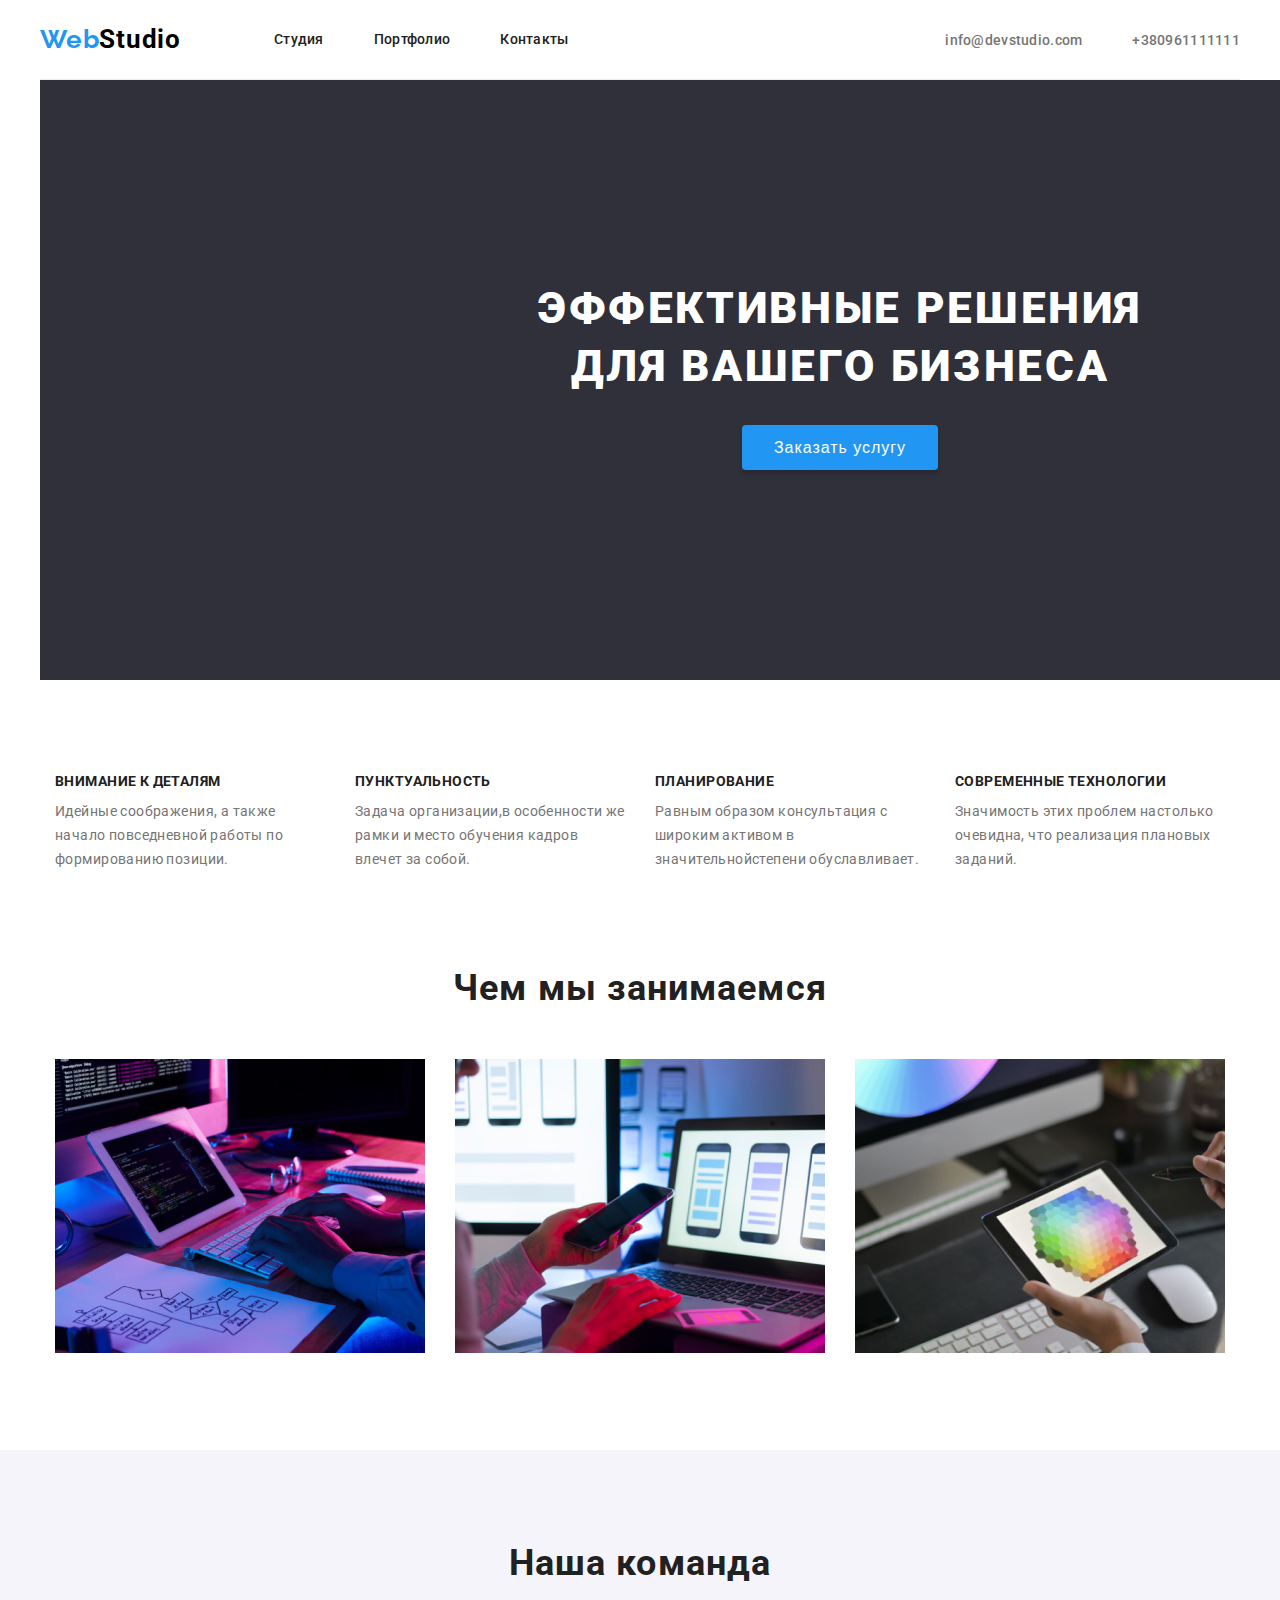
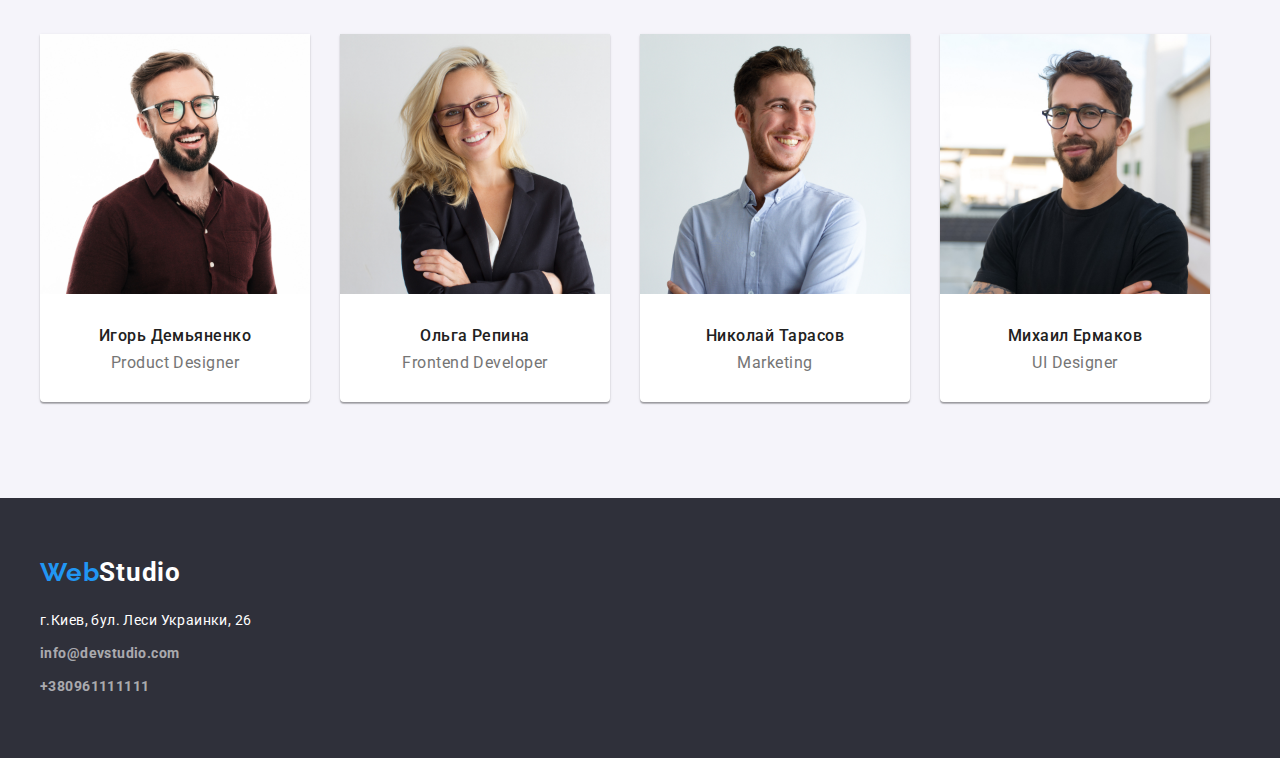
<file: index.html>
<!DOCTYPE html>
<html lang="en">
<head>
    <meta charset="UTF-8">
    <meta http-equiv="X-UA-Compatible" content="IE=edge">
    <meta name="viewport" content="width=device-width, initial-scale=1.0">
    <title>Document</title>
    <link 
        href="https://fonts.googleapis.com/css2?family=Raleway:wght@700&family=Roboto:wght@400;500;700;900&display=swap" 
        rel="stylesheet"
    />
    <link 
        rel="stylesheet" 
        href="https://cdnjs.cloudflare.com/ajax/libs/modern-normalize/1.1.0/modern-normalize.min.css" integrity="sha512-wpPYUAdjBVSE4KJnH1VR1HeZfpl1ub8YT/NKx4PuQ5NmX2tKuGu6U/JRp5y+Y8XG2tV+wKQpNHVUX03MfMFn9Q==" crossorigin="anonymous" referrerpolicy="no-referrer" 
    />
    <link rel="stylesheet" href="./css/styles.css">

</head>

<body>
    <!--Хедер-->
<header class="header"> 
    <div class="container">
    <div class="navbar">
        <a href="/"> <span class="logo active-page">Web</span><span class="logo-page">Studio</span></a>
        <ul class="nav-links">
            <li class="nav-item"><a href="#" class="nav-link">Студия</a></li>
            <li class="nav-item"><a href="./portfolio.html" class="nav-link">Портфолио</a></li>
            <li class="nav-item"><a href="#" class="nav-link">Контакты</a></li>
        </ul>
        <ul class="connect-nav">
            <li class="nav-item"><a href="mailto:info@devstudio.com" class="link-box-mail" >info@devstudio.com</a></li>
            <li class="nav-item"><a href="tel:+380961111111" class="link-box-header" >+380961111111</a></li>
        </ul>
    </div>
    </div>
</header>

<!---Мейн-->
<main>
        <div class="container">
        <section class="hero-index">
            <h1 class="hero-title">Эффективные решения <br> для вашего бизнеса</h1>   
            <button type="button" class="hero-button">Заказать услугу</button>
        </section>
        </div>
       

        <section class="main-section">
            <div class="container">
            <h2 hidden>Наши преимущества</h2>
        <ul class="services-list">
            <li class="services-item">
                <h3 class="service-title">Внимание к деталям</h3>
                <p class="services-signature">Идейные соображения, а также начало повседневной работы по формированию позиции.</p>
            </li>
            <li class="services-item">
                <h3 class="service-title">Пунктуальность</h3>
                <p class="services-signature">Задача организации,в особенности же рамки и место обучения кадров влечет за собой.</p>
            </li>
            <li class="services-item">
                <h3 class="service-title">Планирование</h3>
                <p class="services-signature">Равным образом консультация с широким активом в значительнойстепени обуславливает.</p>
            </li>
            <li class="services-item">
                <h3 class="service-title">Современные технологии</h3>
                <p class="services-signature">Значимость этих проблем настолько очевидна, что реализация плановых  заданий.</p>
            </li>
        </ul>
        </div> 
        </section>


    <section class="hero-section">
        <div class="container">
        <h2 class="title">Чем мы занимаемся</h2>
        <ul class="services-list">
            <li class="services-image">
                <img src="./images/box-1.jpg" alt="создание страниц" width="370" height="294"/>
            </li>

             <li class="services-image">   
                <img src="./images/box-2.jpg" alt="адаптация под все платформы" width="370" height="294"/>
             </li>

            <li class="services-image">
                <img src="./images/box-3.jpg" alt="стилизация" width="370" height="294"/>
            </li>  
         </ul>
        </div> 
    </section>

    <section class="section-team">
        <div class="container">
        <h2 class="team-title">Наша команда</h2>
        <ul class="team-list">
            <li class="team-image">
                <img class="team-profile" src="./images/tm-1.jpg" 
                alt="Сотрудник"
                width="270"
                height="260"
               />
                <h3 class="team-subtitle">Игорь Демьяненко</h3>
                <p class="team-signature">Product Designer</p>
            </li>
              <li class="team-image">
                <img class="team-profile" src="./images/tm-2.jpg" 
                alt="Cотрудник"
                width="270"
                height="260"
                />
                <h3 class="team-subtitle">Ольга Репина</h3>
                <p class="team-signature">Frontend Developer</p>
            </li>
              <li class="team-image">
                <img class="team-profile" src="./images/tm-3.jpg" 
                alt="Сотрудник"
                width="270"
                height="260"
                />
                <h3 class="team-subtitle">Николай Тарасов</h3>
                <p class="team-signature">Marketing</p>
            </li>
              <li class="team-image">
                <img class="team-profile" src="./images/tm-4.jpg" 
                alt="Сотрудник"
                width="270"
                height="260"
                />
                <h3 class="team-subtitle">Михаил Ермаков</h3>
                <p class="team-signature">UI Designer</p>
            </li>
        </ul>
    </div>
    </section>
</main>

<!--Футер-->
<footer class="section-footer">
    <div class="container">
    <div class="logo-footer">
    <a class="footer-link" href="/"> 
        <span class="logo active-page">Web</span><span class="logo-footer">Studio</span></a>
    </div>
        <address class="adress-list">
            <ul class="adress-link">
                <li class="footer-link"> 
                    <a href="https://www.google.com/maps/place/%D0%B1%D1%83%D0%BB.+%D0%9B%D0%B5%D1%81%D0%B8+%D0%A3%D0%BA%D1%80%D0%B0%D0%B8%D0%BD%D0%BA%D0%B8,+26,+%D0%9A%D0%B8%D0%B5%D0%B2,+02000/data=!4m2!3m1!1s0x40d4cf0e033ecbe9:0x57a4dffefec77da0?sa=X&ved=2ahUKEwjD9ffA8qf0AhWWvYsKHVTTDPEQ8gF6BAgQEAE" class="adress-link">
                        г.Киев, бул. Леси Украинки, 26
                    </a>
                <li class="footer-link">
                    <a href="mailto:info@devstudio.com" class="footer-info">info@devstudio.com</a>
                </li>
                 <li class="footer-link">
                    <a href="tel:+380961111111" class="footer-info">+380961111111</a>
                </li>
            </ul>
        </address>
    </div> 
</footer>



</body>
</html>
</file>
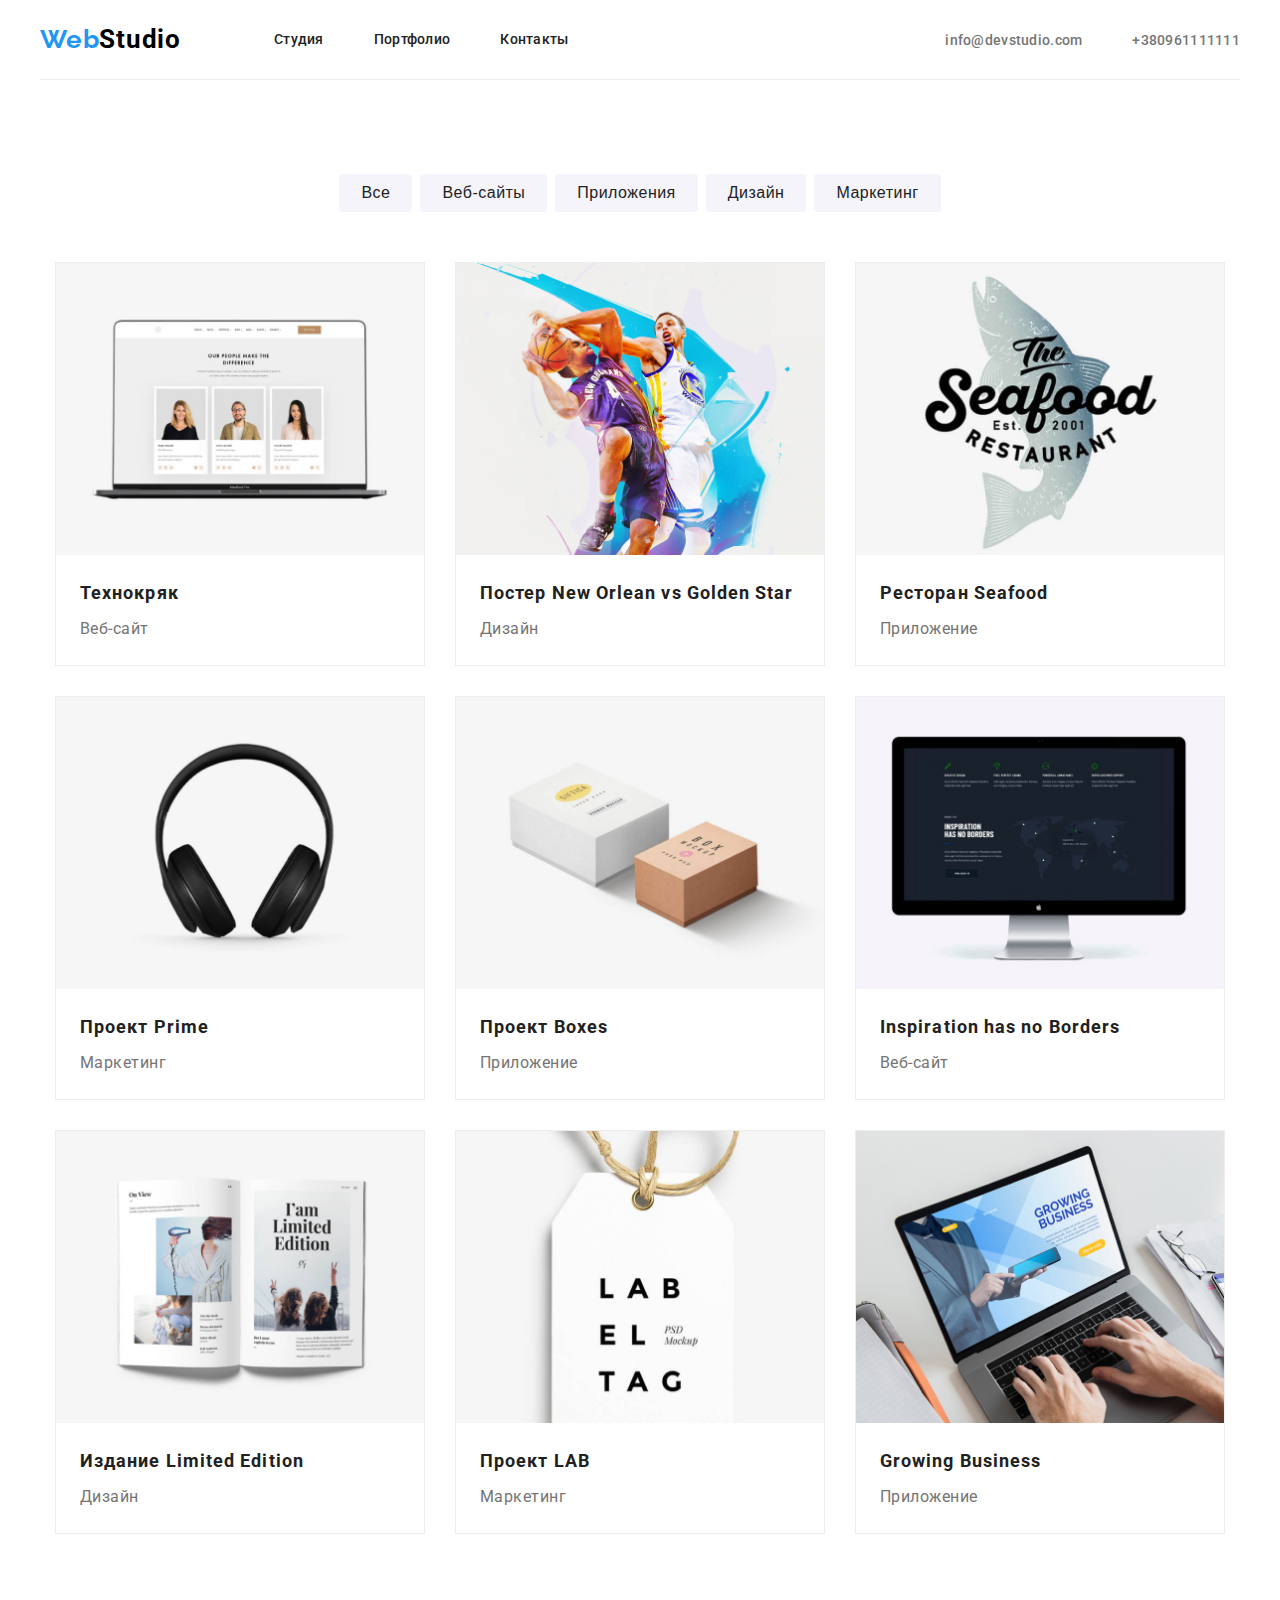
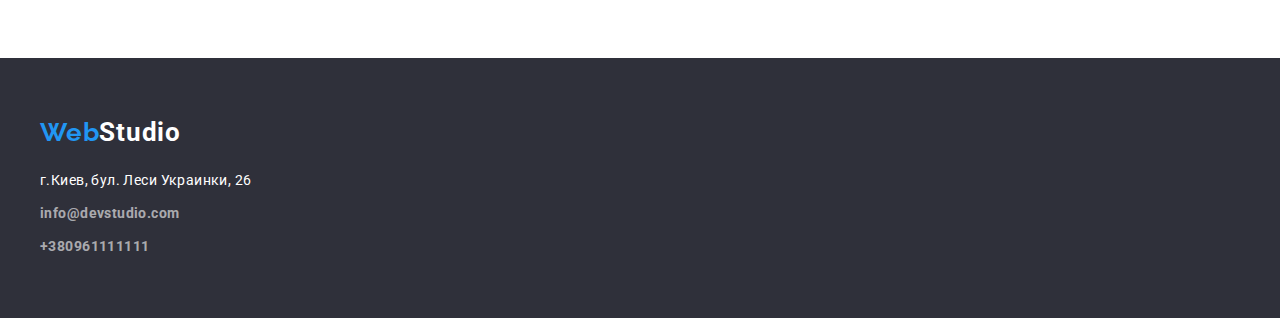
<file: portfolio.html>
<!DOCTYPE html>
<html lang="en">
<head>
    <meta charset="UTF-8">
    <meta http-equiv="X-UA-Compatible" content="IE=edge">
    <meta name="viewport" content="width=device-width, initial-scale=1.0">
    <title>Document</title>
    <link 
        href="https://fonts.googleapis.com/css2?family=Raleway:wght@700&family=Roboto:wght@400;500;700;900&display=swap" 
        rel="stylesheet"
    />
    <link 
        rel="stylesheet" 
        href="https://cdnjs.cloudflare.com/ajax/libs/modern-normalize/1.1.0/modern-normalize.min.css" integrity="sha512-wpPYUAdjBVSE4KJnH1VR1HeZfpl1ub8YT/NKx4PuQ5NmX2tKuGu6U/JRp5y+Y8XG2tV+wKQpNHVUX03MfMFn9Q==" crossorigin="anonymous" referrerpolicy="no-referrer" 
    />
    <link rel="stylesheet" href="./css/styles.css">
</head>
<body>
     <!--Хедер-->
<header class="header"> 
    <div class="container">
    <div class="navbar-portfolio">
    <nav class="nav-box"></nav>
        <a href="/"> <span class="logo active-page">Web</span><span class="logo-page">Studio</span></a>
        <ul class="nav-links">
            <li class="nav-item"><a href="./index.html" class="nav-link">Студия</a></li>
            <li class="nav-item"><a href="./portfolio.html" class="nav-link">Портфолио</a></li>
            <li class="nav-item"><a href="#" class="nav-link">Контакты</a></li>
        </ul>
        <ul class="connect-nav">
            <li class="nav-item"><a href="mailto:info@devstudio.com" class="link-box-mail" >info@devstudio.com</a></li>
            <li class="nav-item"><a href="tel:+380961111111" class="link-box-header" >+380961111111</a></li>
        </ul>
    </div>
    </div>
</header>
<!--Мейн-->
<main class="hero">
    <div class="container">
    <section class="section-filter">
        <h2 hidden>Фильтр </h2>
        <ul class="filter-buttons">
            <li class="filter-list"><button type="button" class="filter-button">Все</button></li>
            <li class="filter-list"><button type="button" class="filter-button">Веб-сайты</button></li>
            <li class="filter-list"><button type="button" class="filter-button">Приложения</button></li>
            <li class="filter-list"><button type="button" class="filter-button">Дизайн</button></li>
            <li class="filter-list"><button type="button" class="filter-button">Маркетинг</button></li>
        </ul>
    </section>

    <section class="section">
        <h2 hidden>Перечень услуг</h2>
        <ul class="services-list">
            <li class="services-preview">
                <a href="#" class="link">
                <img src="./images/techno-crk.jpg" 
                alt="Веб-сайты"
                width="370"
                height="294"
                class="image-work"
                />
                <h3 class="services-title">Технокряк</h3>
                <p class="signature" >Веб-сайт</p>
                </a> 
            </li>
            <li class="services-preview">
                <a href="#" class="link">
                <img src="./images/design.jpg" 
                alt="Два баксетболиста в воздухе"
                width="370"
                height="294"
                class="image-work"
                />
                <h3 class="services-title">Постер New Orlean vs Golden Star</h3>
                <p class="signature">Дизайн</p>
                </a>    
            </li>
            
            <li class="services-preview">
                <a href="#" class="link">
                <img src="./images/application-seafood.jpg" 
                alt="Ресторан морской кухни"
                width="370"
                height="294"
                class="image-work"
                />
                <h3 class="services-title">Ресторан Seafood</h3>
                <p class="signature">Приложение</p>
                </a>
            </li>
            <li class="services-preview">
                <a href="#" class="link">
                <img src="./images/makreting-prime.jpg" 
                alt="Черные наушники"
                width="370"
                height="294"
                class="image-work"
                />
                <h3 class="services-title">Проект Prime</h3>
                <p class="signature">Маркетинг</p>
                </a>
            </li>
            <li class="services-preview">
                <a href="#" class="link">
                <img src="./images/application-box.jpg" 
                alt="Коробки"
                width="370"
                height="294"
                class="image-work"
                />
                <h3 class="services-title">Проект Boxes</h3>
                <p class="signature">Приложение</p>
                </a>
            </li>
            <li class="services-preview">
                 <a href="#" class="link">
                <img src="./images/web.jpg" 
                alt="Монитор компютера с открытым сайтом"
                width="370"
                height="294"
                class="image-work"
                />
                <h3 class="services-title">Inspiration has no Borders</h3>
                <p class="signature">Веб-сайт</p>
                </a>
            </li>
            <li class="services-preview">
                <a href="#" class="link">
                <img src="./images/design-magazine.jpg" 
                alt="Открытый журнал"
                width="370"
                height="294"
                class="image-work"
                />
                <h3 class="services-title">Издание Limited Edition</h3>
                <p class="signature">Дизайн</p>
                </a>
            </li>
            <li class="services-preview">
                <a href="#" class="link">
                <img src="./images/marketing-lab.jpg" 
                alt="Бирка с лого"
                width="370"
                height="294"
                class="image-work"
                />
                <h3 class="services-title">Проект LAB</h3>
                <p class="signature">Маркетинг</p>
                </a>
            </li>
            <li class="services-preview">
                <a href="#" class="link">
                <img src="./images/application-laptop.jpg" 
                alt="Страничка бизнес-сайта"
                width="370"
                height="294"
                class="image-work"
                />
                <h3 class="services-title">Growing Business</h3>
                <p class="signature">Приложение</p>
                </a>
            </li>
        </ul>
    </section>
    </div>
</main>
    
<!--Футер-->
<footer class="section-footer">
    <div class="container">
    <div class="logo-footer">
    <a class="footer-link" href="/"> 
        <span class="logo active-page">Web</span><span class="logo-footer">Studio</span></a>
    </div>
        <address class="adress-list">
            <ul class="adress-link">
                <li class="footer-link"> 
                    <a href="https://www.google.com/maps/place/%D0%B1%D1%83%D0%BB.+%D0%9B%D0%B5%D1%81%D0%B8+%D0%A3%D0%BA%D1%80%D0%B0%D0%B8%D0%BD%D0%BA%D0%B8,+26,+%D0%9A%D0%B8%D0%B5%D0%B2,+02000/data=!4m2!3m1!1s0x40d4cf0e033ecbe9:0x57a4dffefec77da0?sa=X&ved=2ahUKEwjD9ffA8qf0AhWWvYsKHVTTDPEQ8gF6BAgQEAE" class="adress-link">
                        г.Киев, бул. Леси Украинки, 26
                    </a>
                <li class="footer-link">
                    <a href="mailto:info@devstudio.com" class="footer-info">info@devstudio.com</a>
                </li>
                 <li class="footer-link">
                    <a href="tel:+380961111111" class="footer-info">+380961111111</a>
                </li>
            </ul>
        </address>
    </div> 
</footer>

</body>
</html>
</file>
<file: css/styles.css>
/*  #212121 - main text color */
/*  #757575 - secondary tex color*/
/*  Web-#2196F3, Studio- #000000*/
/*  #2196F3 - accent*/
/*  #E5E5E5 - bc color*/ 
/*  rgba(255, 255, 255, 0.6); - contacts*/
html{
    box-sizing: border-box;
}

*,
*::before,
*::after {
    box-sizing: inherit;
}

:root{
    --main-text-color: #212121;
    --secondary-text-color:  #757575;

    --accent-color: #2196F3;
    --background-color: #fff;

    --primary-font: 'Roboto' sans-serif;
    --secondary-font: 'Ralewey' sans-serif;
}

 body {
      font-size: 14px; 
      font-family: 'Roboto',sans-serif; 
      letter-spacing: 0.03em; 
      color: var(--secondary-text-color); 
      background-color: var(--background-color);
      margin: 0px;
    }

h1,h2,h3,h4,h5,h6,p,ul{
    margin: 0px;
    padding: 0px;
}

ul{
    list-style-type: none;
}

a{
    text-decoration: none;
}

address{
    font-style: normal;
}

.container{
    width: 1230px;
    margin-left: auto;
    margin-right: auto;
    padding-left: 15px;
    padding-right: 15px;
}   

/*.containe-porfolio{
    width: 1230px;
    margin-left: auto;
    margin-right: auto;
    padding-left: 15px;
    padding-right: 15px;

}
/* == header == */
.logo-page{
    color: #000;
    font-weight: 700;
    font-size: 26px;
    line-height: 1.1;
    letter-spacing: 0.03em;
}


.logo{
    color: #000;
    font-family: 'Raleway', sans-serif;
    font-weight: 700;
    font-size: 26px;
    line-height: 1.2;
    letter-spacing: 0.03em; 
}

.logo:hover,
.logo:focus{
    color: var(--accent-color);
}

.active-page:hover,
.active-page:focus{
    color: var(--accent-color);
}

.navbar{
    display: flex;
    align-items: center;
    border-bottom: 1px solid #ECECEC;
}

.active-page{
    color:var(--accent-color);
    font-family: Raleway;
    font-style: normal;
    font-weight: 700;
    font-size: 26px;
    line-height: 1.1;
    letter-spacing: 0.03em;
}

.logo-page:hover,
.logo-page:focus{
    color: var(--accent-color);
}


.navbar-portfolio{
     display: flex;
     align-items: center;
     border-bottom: 1px solid #ECECEC;
     margin-bottom: 94px;

}

.nav-link{
    display: block;
    padding-top: 32px;
    padding-bottom: 32px;
    color: var(--main-text-color);
    font-weight: 500;
    font-size: 14px;
    line-height: 1.1;
    letter-spacing: 0.02em; 
}

.nav-link:hover,
.nav-link:focus{
    color: var(--accent-color);
    padding-top: 32px;
    padding-bottom: 32px;
}

.nav-links{
    display: flex;
    margin-left: 93px;
}

.nav-item + .nav-item{
    margin-left: 50px;
}

.connect-nav{
display: flex;
margin-left: auto;
}



.link-box-header,
.link-box-mail{
    color: var(--secondary-text-color);
    font-weight: 500;
    font-size: 14px;
    line-height: 1.1;
    letter-spacing: 0.02em; 
}

.link-box-header:hover,
.link-box-header:focus{
    color: var(--accent-color);
}

.link-box-mail:hover,
.link-box-mail:focus{
    color: var(--accent-color);
}



/* ===main=== */
.section{
    margin-bottom: 94px;
    text-align: center;
}


.hero-index{
    text-align: center;
    background-color: #2f303a;
    padding: 200px 0 280px;
    margin-bottom: 94px;
    width: 1600px;
    height: 600px;
}


.hero-index >.hero-title{
    color: #ffffff;
    background-color: #2F303A;
    font-weight: 900;
    font-size: 44px;
    line-height: 1.3;
    letter-spacing: 0.06em;
    text-transform: uppercase;
    text-align:center;
}
.hero-title{
        color: #ffffff;
    background-color: #2F303A;
    font-weight: 900;
    font-size: 44px;
    line-height: 1.3;
    letter-spacing: 0.06em;
    text-transform: uppercase;
    text-align:center;

}


.hero-button{
    margin-left: auto;
    margin-right: auto;
    margin-top: 30px;
    color: #ffffff;
    background-color: var(--accent-color);
    font-weight: 500;
    font-size: 16px;
    line-height: 1.6;
    text-align: center;
    letter-spacing: 0.06em;
    cursor: pointer;
    box-shadow: 0px 4px 4px rgba(0, 0, 0, 0.15);
    border-radius: 4px;
    padding: 10px 32px;
    border: 0px;
}

.hero-button:hover,
.hero-button:focus{
    color: #ffffff;
    background-color: var(--accent-color);
}


.filter-button{
    color: var(--main-text-color);
    background-color: #F5F4FA;
    font-weight: 500;
    font-size: 16px;
    line-height: 1.6;
    text-align: center;
    letter-spacing: 0.03em; 
    cursor: pointer;
    border-radius: 4px;
    padding: 6px 22px;
    border: 0px;
}

.filter-button:hover,
.filter-button:focus{
    color: #ffffff;
    background-color: var(--accent-color);
}





.services-list{
    display: flex;
    flex-wrap: wrap;
    margin-bottom: 94px;
    justify-content: center;  
}


.services-item{
    display: list-item;
    width: 270px;
    height: 101px;
}

.services-preview{
    width: 370px;
    height: 404px;
    margin-right: 30px;
    margin-bottom: 30px;  
    background: #FFFFFF;
    border: 1px solid #EEEEEE;
    box-sizing: border-box;  
    text-align: left;   
}

.services-preview:nth-child(3n){
    margin-right: 0px;
}

.services-image+.services-image{
    margin-left: 30px;
}

.services-item+.services-item{
    margin-left: 30px;
    align-items: baseline;
    text-align: left;  
}

.services-signature{
    color: var(--secondary-text-color);
    font-weight: 400;
    font-size: 14px;
    line-height: 1.8;
    letter-spacing: 0.03em; 
    text-align:left;
    width: 270px;
    text-align: left;
    margin: 0;
    line-height: 1.71;
}



.section-filter{
    margin-bottom: 50px;

}

.filter-buttons{
    display: flex;
    justify-content: center;
    
}

.filter-list+.filter-list{
    margin-left: 8px;
    background: #F5F4FA;
    border-radius: 4px;
}


.link{
    color: var(--main-text-color    );
    font-weight: 700;
    font-size: 18px;
    line-height: 2;
    letter-spacing: 0.06em;
    width: 370px;
    height: 294px;
    
}

.image-work{
    display: block;
    max-width: 100%;
    height: auto;
}

.signature{
    color: var(--secondary-text-color);
    font-weight: 400;
    font-size: 16px;
    line-height: 1.8;
    letter-spacing: 0.03em; 
    text-align: left;
    width: 322px;
    height: 30px;
    margin: 4px 24px 20px 24px;
}


.service-title{
    color: var(--main-text-color);
    font-style: normal;
    font-weight: 700;
    font-size: 14px;
    line-height: 1.1;
    letter-spacing: 0.03em;
    text-transform: uppercase;
    margin-bottom: 10px;
    text-align: left;

}

.services-title
{
    color:var(--main-text-color);
    font-weight: 700;
    font-size: 18px;
    line-height: 2;
    letter-spacing: 0.06em;
    width: 322px;
    height: 36px;
    margin: 20px 24px 4px 24px;
}

.title{
    color: var(--main-text-color);
    font-weight: 700;
    font-size: 36px;
    line-height: 1.1;
    text-align: center;
    letter-spacing: 0.03em;
    margin-bottom: 50px;
}



.section-team>.team-image{
    margin-right: 30px;
    text-align: center;
}
.section-team{
    background-color: #F5F4FA;
    height: 648px;
}

.team-title{
    color: var(--main-text-color);
    font-weight: 700;
    font-size: 36px;
    line-height: 1.1;
    text-align: center;
    letter-spacing: 0.03em;
    padding-top: 94px;
    padding-bottom: 50px;
}
.team-list{
    display: flex;
    width: 1170px;
    height: 368px;
    text-align: center;
}

.team-image{
    box-shadow: 0px 1px 3px rgba(0, 0, 0, 0.12), 0px 1px 1px rgba(0, 0, 0, 0.14), 0px 2px 1px rgba(0, 0, 0, 0.2);
    border-radius: 0px 0px 4px 4px;
    background: #FFFFFF;
}

.team-image+.team-image{
margin-left: 30px;

}


.team-profile{
    margin-bottom: 30px;
    
}
.team-subtitle{
    color: var(--main-text-color);
    font-weight: 500;
    font-size: 16px;
    line-height: 1.1;
    letter-spacing: 0.03em; 
    margin-bottom: 10px;
}

.team-signature{
    color: var(--secondary-text-color);
    font-weight: 400;
    font-size: 16px;
    line-height: 1.1;
    letter-spacing: 0.03em;
    margin-bottom: 30px;
}

/* ====footer=== */
.section-footer{
    background-color: #2F303A;
}

.logo-footer{
    color: #FFFFFF;
    background-color: #2F303A;
    font-weight: 700;
    font-size: 26px;
    line-height: 1.1;
    letter-spacing: 0.03em;
    margin-bottom: 20px;
    width: 145px;
    height: 31px;
}

.logo-footer:hover,
.logo-footer:focus{
    color: var(--accent-color);
}

.footer-active-page{
    color: var(--accent-color);
    font-family: Raleway;
    font-style: normal;
    font-weight: 700;
    font-size: 26px;
    line-height: 1.1;
    letter-spacing: 0.03em;
}

 .section-footer{
    padding-top: 60px;
    padding-bottom: 60px;
 }

.adress-link{
    color: #ffffff; 
    background-color: #2F303A;
    font-weight: 400;
    font-size: 14px;
    line-height: 1.7;
    letter-spacing: 0.03em; 
}

.adress-link:hover,
.adress-link:focus
{
color: var(--accent-color);
}

.footer-info:hover,
.footer-info:focus{
    color: var(--accent-color);
}

.footer-link:nth-last-child(1n+2){
    margin-bottom: 9px;
}

.footer-info{
    color: rgba(255, 255, 255, 0.6);
    background-color: #2F303A;
    font-weight: 700;
    font-size: 14px;
    line-height: 1.7;
    letter-spacing: 0.03em;
}
</file>
